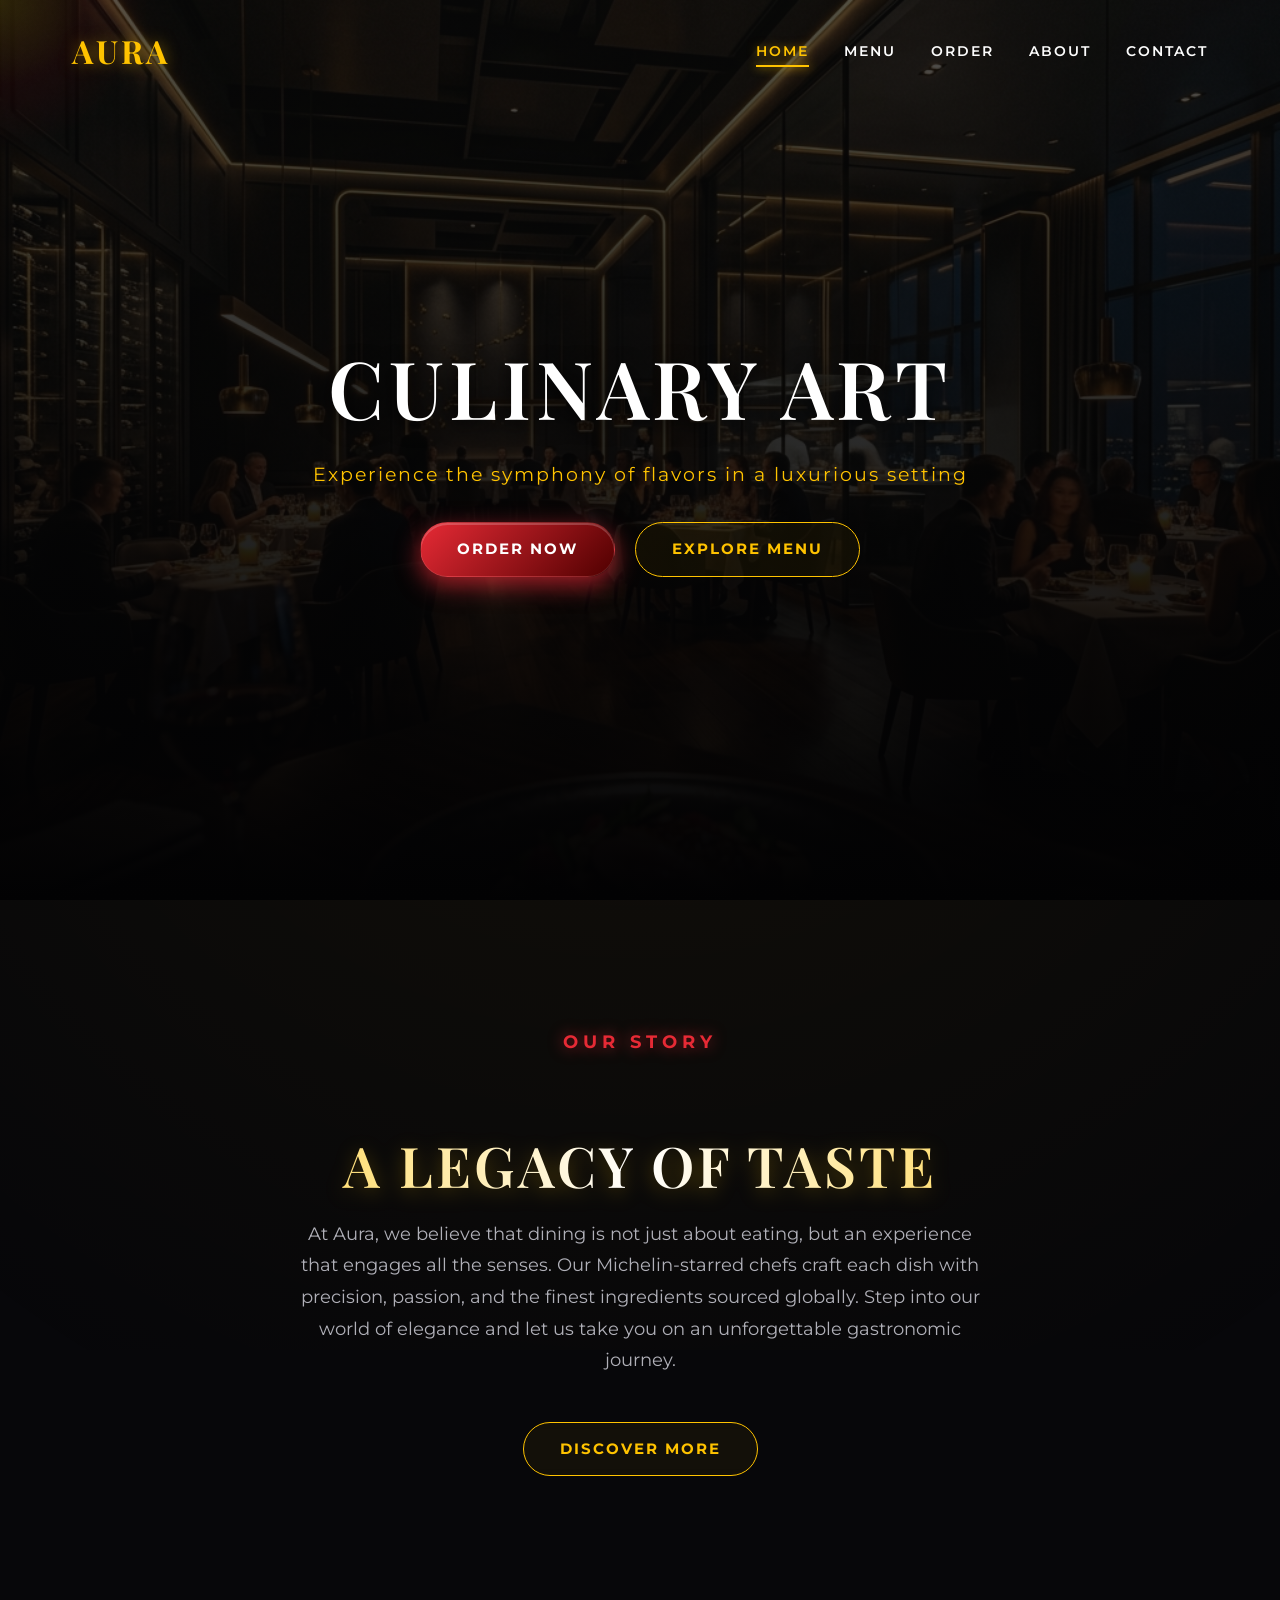
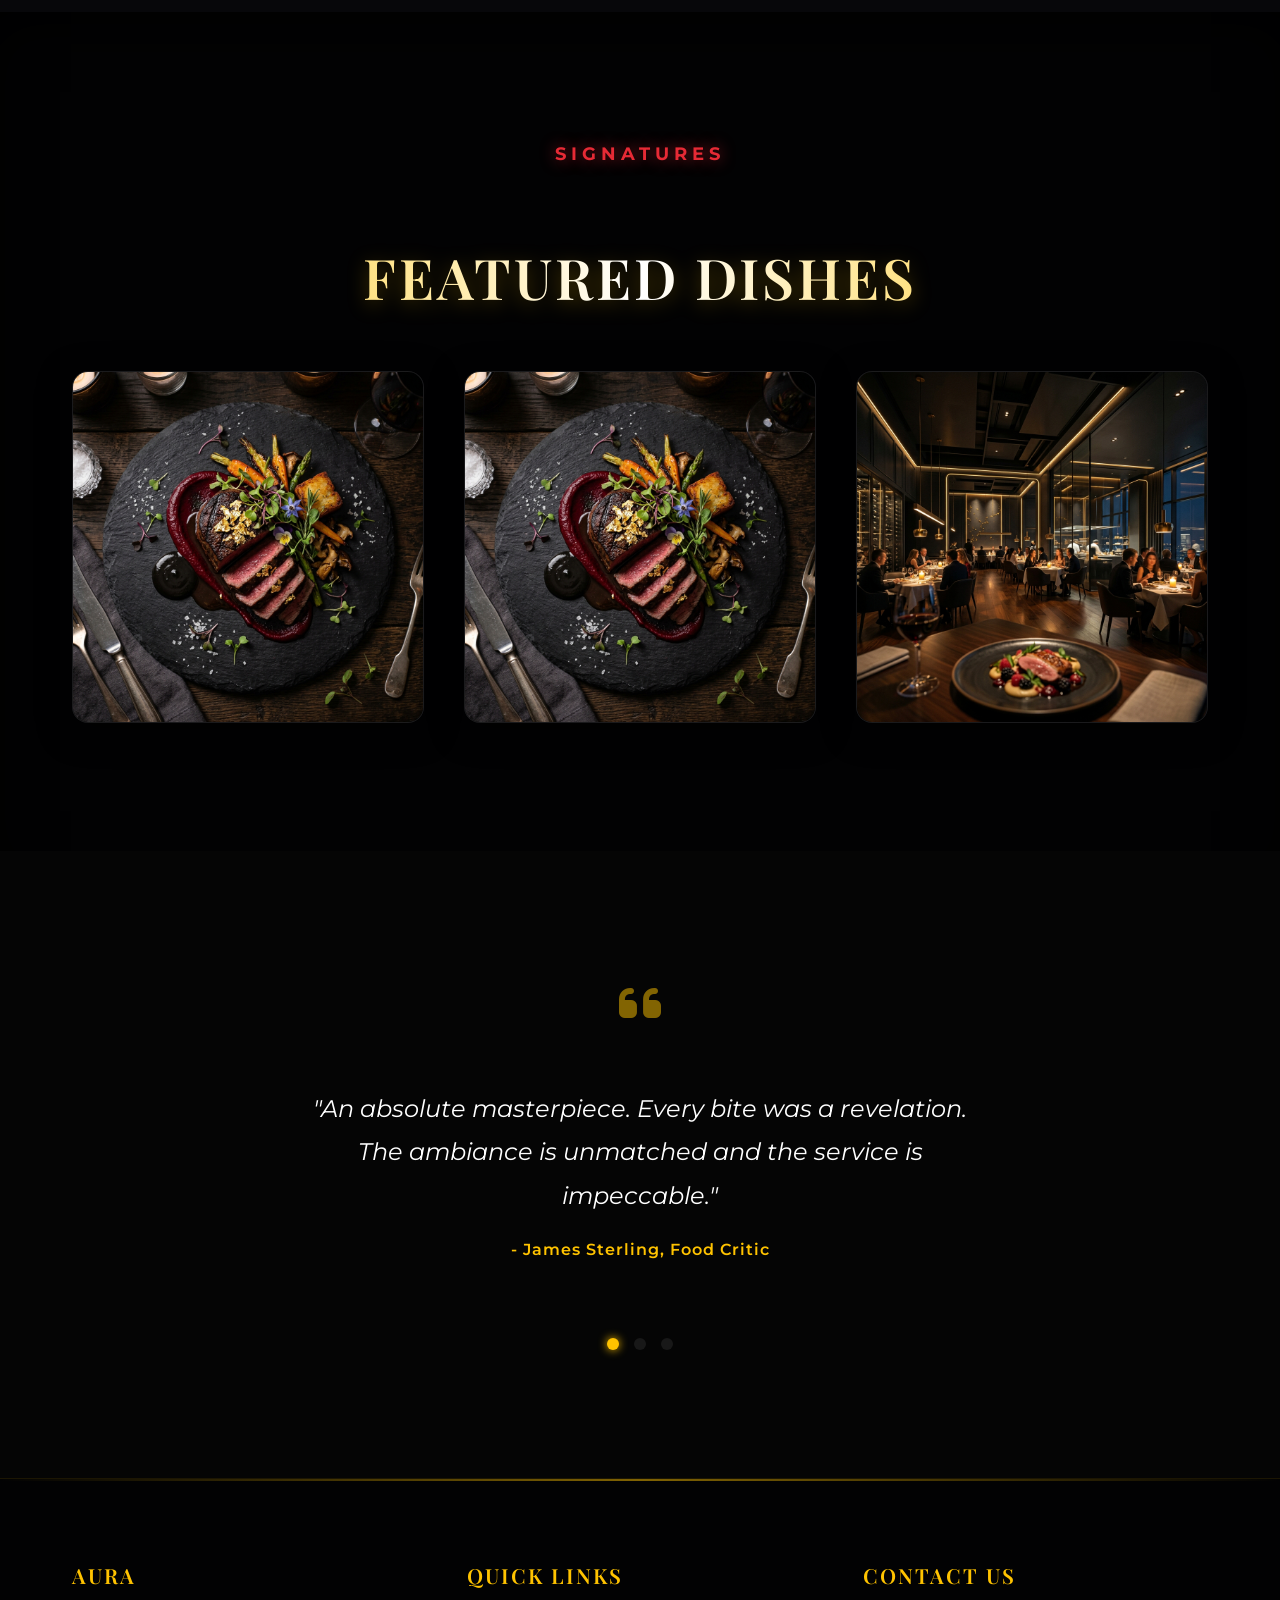
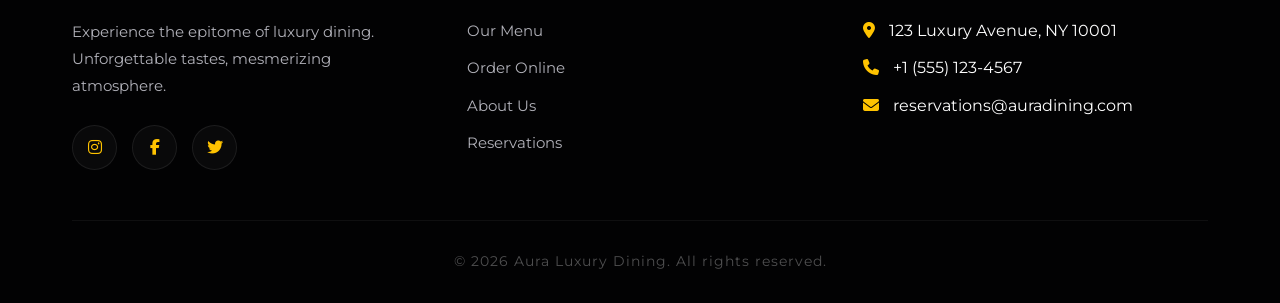
<file: index.html>
<!DOCTYPE html>
<html lang="en">

<head>
  <meta charset="UTF-8">
  <meta name="viewport" content="width=device-width, initial-scale=1.0">
  <title>Aura | Luxury Dining Experience</title>
  <meta name="description" content="Experience Michelin-star dining with our exclusive menu and elegant atmosphere.">
  <link rel="icon" type="image/svg+xml"
    href="data:image/svg+xml;utf8,<svg xmlns='http://www.w3.org/2000/svg' viewBox='0 0 100 100'><text y='80' font-family='serif' font-size='80' fill='%23FFC300'>A</text></svg>">
  <link rel="stylesheet" href="style.css">
  <!-- FontAwesome for Icons -->
  <link rel="stylesheet" href="https://cdnjs.cloudflare.com/ajax/libs/font-awesome/6.4.0/css/all.min.css">
  <style>
    /* Home Page Specific Styles */
    .hero {
      height: 100vh;
      display: flex;
      align-items: center;
      justify-content: center;
      position: relative;
      background: url('assets/images/hero_bg.png') no-repeat center center/cover;
      background-attachment: fixed;
      /* Parallax effect */
    }

    .hero-overlay {
      position: absolute;
      top: 0;
      left: 0;
      width: 100%;
      height: 100%;
      background: linear-gradient(to bottom, rgba(10, 10, 10, 0.7), var(--bg-darker));
    }

    .hero-content {
      position: relative;
      z-index: 2;
      text-align: center;
      max-width: 800px;
      padding: 0 var(--spacing-lg);
    }

    .hero-title {
      font-size: 5rem;
      color: #fff;
      margin-bottom: var(--spacing-sm);
      text-transform: uppercase;
      letter-spacing: 5px;
      text-shadow: 0 4px 20px rgba(0, 0, 0, 0.8);
      animation: fadeUp 1s ease-out forwards;
      opacity: 0;
      transform: translateY(30px);
    }

    .hero-subtitle {
      font-size: 1.2rem;
      color: var(--secondary-color);
      margin-bottom: var(--spacing-lg);
      letter-spacing: 2px;
      animation: fadeUp 1s ease-out 0.3s forwards;
      opacity: 0;
      transform: translateY(30px);
    }

    .hero-btns {
      display: flex;
      gap: 20px;
      justify-content: center;
      animation: fadeUp 1s ease-out 0.6s forwards;
      opacity: 0;
      transform: translateY(30px);
    }

    @keyframes fadeUp {
      to {
        opacity: 1;
        transform: translateY(0);
      }
    }

    /* Featured Dishes */
    .dish-grid {
      display: grid;
      grid-template-columns: repeat(auto-fit, minmax(300px, 1fr));
      gap: 40px;
      margin-top: 50px;
    }

    .dish-card {
      position: relative;
      overflow: hidden;
      border-radius: 16px;
      cursor: pointer;
      group: dish;
    }

    .dish-img {
      width: 100%;
      height: 350px;
      object-fit: cover;
      transition: transform 0.6s ease;
    }

    .dish-card:hover .dish-img {
      transform: scale(1.08);
    }

    .dish-info {
      position: absolute;
      bottom: -100px;
      /* Hidden initially */
      left: 0;
      width: 100%;
      padding: 20px;
      background: linear-gradient(to top, rgba(0, 0, 0, 0.9), transparent);
      transition: bottom var(--transition-fast);
      display: flex;
      justify-content: space-between;
      align-items: flex-end;
    }

    .dish-card:hover .dish-info {
      bottom: 0;
    }

    .dish-name {
      font-size: 1.5rem;
      color: #fff;
      margin-bottom: 5px;
    }

    .dish-price {
      color: var(--secondary-color);
      font-weight: bold;
      font-size: 1.2rem;
    }

    /* Testimonials Slider */
    .testimonial-section {
      background: url('assets/images/hero_bg.png') center/cover fixed;
      position: relative;
    }

    .testimonial-overlay {
      position: absolute;
      top: 0;
      left: 0;
      width: 100%;
      height: 100%;
      background: rgba(5, 5, 5, 0.85);
    }

    .testimonial-container {
      position: relative;
      z-index: 2;
      max-width: 800px;
      margin: 0 auto;
      text-align: center;
    }

    .testimonial-slide {
      display: none;
      padding: 40px;
    }

    .testimonial-slide.active {
      display: block;
      animation: fadeIn 0.8s ease;
    }

    .testimonial-text {
      font-size: 1.5rem;
      font-style: italic;
      color: #fff;
      margin-bottom: 20px;
      line-height: 1.8;
    }

    .testimonial-author {
      color: var(--secondary-color);
      font-weight: 600;
      letter-spacing: 1px;
    }

    .testimonial-controls {
      display: flex;
      justify-content: center;
      gap: 15px;
      margin-top: 20px;
    }

    .dot {
      width: 12px;
      height: 12px;
      border-radius: 50%;
      background: var(--glass-border);
      cursor: pointer;
      transition: all var(--transition-fast);
    }

    .dot.active {
      background: var(--secondary-color);
      box-shadow: 0 0 10px var(--secondary-color);
    }

    @keyframes fadeIn {
      from {
        opacity: 0;
        transform: scale(0.95);
      }

      to {
        opacity: 1;
        transform: scale(1);
      }
    }

    @media (max-width: 768px) {
      .hero-title {
        font-size: 3.5rem;
      }

      .hero-btns {
        flex-direction: column;
      }
    }
  </style>
</head>

<body>

  <!-- Preloader -->
  <div id="preloader">
    <div class="loader"></div>
  </div>

  <!-- Header -->
  <header>
    <div class="container nav-container">
      <div class="logo">AURA</div>
      <nav>
        <ul class="nav-links">
          <li><a href="index.html">Home</a></li>
          <li><a href="menu.html">Menu</a></li>
          <li><a href="order.html">Order</a></li>
          <li><a href="about.html">About</a></li>
          <li><a href="contact.html">Contact</a></li>
        </ul>
      </nav>
      <div class="hamburger">
        <span></span>
        <span></span>
        <span></span>
      </div>
    </div>
  </header>

  <!-- Hero Section -->
  <section class="hero">
    <div class="hero-overlay"></div>
    <div class="hero-content">
      <h1 class="hero-title text-3d">Culinary Art</h1>
      <p class="hero-subtitle">Experience the symphony of flavors in a luxurious setting</p>
      <div class="hero-btns">
        <a href="order.html" class="btn btn-primary">Order Now</a>
        <a href="menu.html" class="btn btn-secondary">Explore Menu</a>
      </div>
    </div>
  </section>

  <!-- Story Snippet -->
  <section class="section">
    <div class="container text-center reveal">
      <h4 class="section-subtitle">Our Story</h4>
      <h2 class="section-title">A Legacy of Taste</h2>
      <p style="max-width: 700px; margin: 0 auto; font-size: 1.1rem; line-height: 1.8;">
        At Aura, we believe that dining is not just about eating, but an experience that engages all the senses.
        Our Michelin-starred chefs craft each dish with precision, passion, and the finest ingredients sourced globally.
        Step into our world of elegance and let us take you on an unforgettable gastronomic journey.
      </p>
      <br>
      <a href="about.html" class="btn btn-secondary" style="margin-top: 20px;">Discover More</a>
    </div>
  </section>

  <!-- Featured Dishes -->
  <section class="section section-bg-dark">
    <div class="container">
      <div class="text-center reveal">
        <h4 class="section-subtitle">Signatures</h4>
        <h2 class="section-title">Featured Dishes</h2>
      </div>

      <div class="dish-grid reveal fade-up">
        <!-- Dish 1 -->
        <div class="dish-card glass-panel" onclick="window.location.href='menu.html'">
          <img src="assets/images/steak_dish.png" alt="Wagyu Beef" class="dish-img">
          <div class="dish-info">
            <div>
              <h3 class="dish-name">A5 Wagyu Ribeye</h3>
              <p style="margin:0; font-size: 0.9rem;">Truffle mash, gold leaf, red wine jus</p>
            </div>
            <span class="dish-price">$185</span>
          </div>
        </div>

        <!-- Dish 2 -->
        <div class="dish-card glass-panel" onclick="window.location.href='menu.html'">
          <img src="assets/images/steak_dish.png" alt="Scallops" class="dish-img">
          <div class="dish-info">
            <div>
              <h3 class="dish-name">Pan-Seared Scallops</h3>
              <p style="margin:0; font-size: 0.9rem;">Cauliflower purée, caviar, herb oil</p>
            </div>
            <span class="dish-price">$85</span>
          </div>
        </div>

        <!-- Dish 3 -->
        <div class="dish-card glass-panel" onclick="window.location.href='menu.html'">
          <img src="assets/images/hero_bg.png" alt="Dessert" class="dish-img">
          <div class="dish-info">
            <div>
              <h3 class="dish-name">Dark Chocolate Dome</h3>
              <p style="margin:0; font-size: 0.9rem;">Raspberry coulis, hazelnut crunch</p>
            </div>
            <span class="dish-price">$45</span>
          </div>
        </div>
      </div>
    </div>
  </section>

  <!-- Testimonials -->
  <section class="section testimonial-section">
    <div class="testimonial-overlay"></div>
    <div class="container testimonial-container reveal">
      <i class="fas fa-quote-left"
        style="font-size: 3rem; color: var(--secondary-color); margin-bottom: 20px; opacity: 0.5;"></i>

      <div class="testimonial-slider">
        <div class="testimonial-slide active">
          <p class="testimonial-text">"An absolute masterpiece. Every bite was a revelation. The ambiance is unmatched
            and the service is impeccable."</p>
          <p class="testimonial-author">- James Sterling, Food Critic</p>
        </div>
        <div class="testimonial-slide">
          <p class="testimonial-text">"Aura redefines luxury dining. The Wagyu melted in my mouth. A truly unforgettable
            evening."</p>
          <p class="testimonial-author">- Eleanor Vance</p>
        </div>
        <div class="testimonial-slide">
          <p class="testimonial-text">"From the elegant decor to the exquisite desserts, everything screams perfection.
            5 stars."</p>
          <p class="testimonial-author">- Michael Chang</p>
        </div>
      </div>

      <div class="testimonial-controls">
        <span class="dot active" onclick="currentSlide(0)"></span>
        <span class="dot" onclick="currentSlide(1)"></span>
        <span class="dot" onclick="currentSlide(2)"></span>
      </div>
    </div>
  </section>

  <!-- Footer -->
  <footer>
    <div class="container">
      <div class="footer-content">
        <div class="footer-col">
          <h4>AURA</h4>
          <p>Experience the epitome of luxury dining. Unforgettable tastes, mesmerizing atmosphere.</p>
          <div class="social-icons">
            <a href="#"><i class="fab fa-instagram"></i></a>
            <a href="#"><i class="fab fa-facebook-f"></i></a>
            <a href="#"><i class="fab fa-twitter"></i></a>
          </div>
        </div>
        <div class="footer-col">
          <h4>Quick Links</h4>
          <ul>
            <li><a href="menu.html">Our Menu</a></li>
            <li><a href="order.html">Order Online</a></li>
            <li><a href="about.html">About Us</a></li>
            <li><a href="contact.html">Reservations</a></li>
          </ul>
        </div>
        <div class="footer-col">
          <h4>Contact Us</h4>
          <ul>
            <li><i class="fas fa-map-marker-alt" style="color:var(--secondary-color); margin-right: 10px;"></i> 123
              Luxury Avenue, NY 10001</li>
            <li><i class="fas fa-phone" style="color:var(--secondary-color); margin-right: 10px;"></i> +1 (555) 123-4567
            </li>
            <li><i class="fas fa-envelope" style="color:var(--secondary-color); margin-right: 10px;"></i>
              reservations@auradining.com</li>
          </ul>
        </div>
      </div>
      <div class="footer-bottom">
        &copy; 2026 Aura Luxury Dining. All rights reserved.
      </div>
    </div>
  </footer>

  <!-- Scroll to Top -->
  <div class="scroll-top">
    <i class="fas fa-chevron-up"></i>
  </div>

  <script src="script.js"></script>
  <script>
    // Testimonial Slider Logic
    let slideIndex = 0;
    const slides = document.querySelectorAll('.testimonial-slide');
    const dots = document.querySelectorAll('.dot');
    let timer;

    function showSlides(n) {
      slides.forEach(slide => slide.classList.remove('active'));
      dots.forEach(dot => dot.classList.remove('active'));

      slideIndex = n;
      if (slideIndex >= slides.length) slideIndex = 0;
      if (slideIndex < 0) slideIndex = slides.length - 1;

      slides[slideIndex].classList.add('active');
      dots[slideIndex].classList.add('active');
    }

    function currentSlide(n) {
      showSlides(n);
      resetTimer();
    }

    function autoPlay() {
      slideIndex++;
      showSlides(slideIndex);
    }

    function resetTimer() {
      clearInterval(timer);
      timer = setInterval(autoPlay, 5000);
    }

    // Initialize slider
    timer = setInterval(autoPlay, 5000);
  </script>
</body>

</html>
</file>
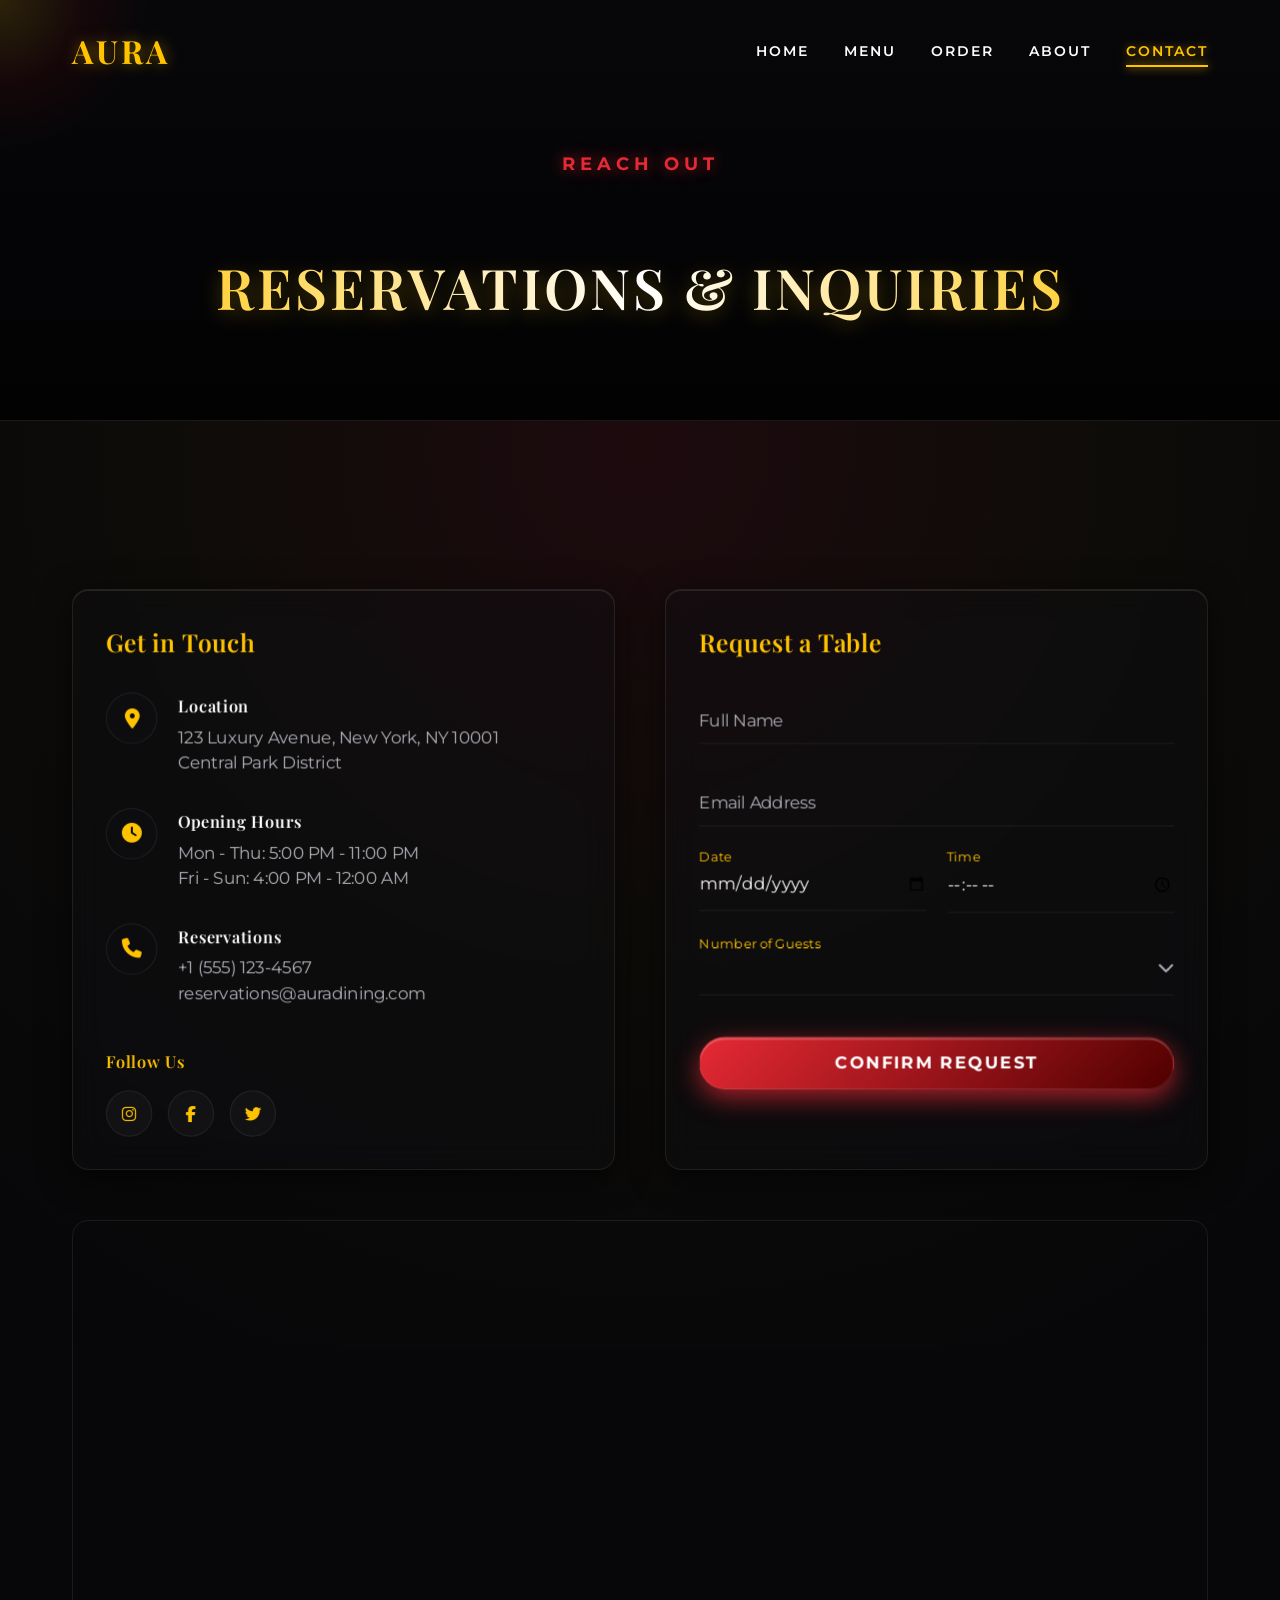
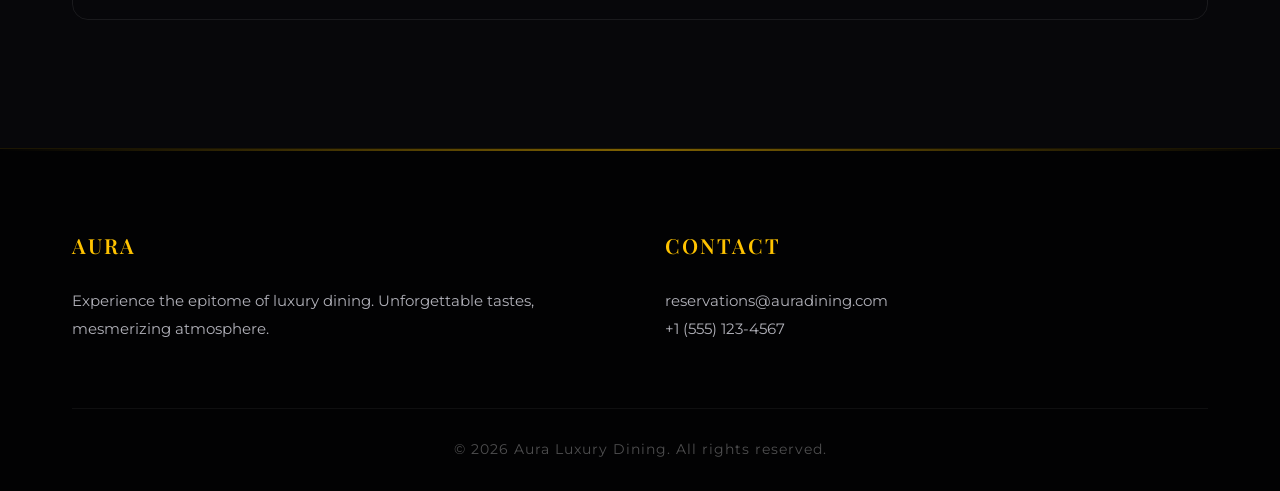
<file: contact.html>
<!DOCTYPE html>
<html lang="en">
<head>
  <meta charset="UTF-8">
  <meta name="viewport" content="width=device-width, initial-scale=1.0">
  <title>Contact & Reservations | Aura Luxury Dining</title>
  <link rel="icon" type="image/svg+xml" href="data:image/svg+xml;utf8,<svg xmlns='http://www.w3.org/2000/svg' viewBox='0 0 100 100'><text y='80' font-family='serif' font-size='80' fill='%23FFC300'>A</text></svg>">
  <link rel="stylesheet" href="style.css">
  <link rel="stylesheet" href="https://cdnjs.cloudflare.com/ajax/libs/font-awesome/6.4.0/css/all.min.css">
  <style>
    .page-header {
      padding: 150px 0 80px;
      text-align: center;
      background: linear-gradient(to bottom, var(--bg-dark), var(--bg-darker));
      border-bottom: 1px solid var(--glass-border);
    }

    .contact-container {
      display: grid;
      grid-template-columns: 1fr 1fr;
      gap: 50px;
      margin-top: 40px;
    }

    @media (max-width: 900px) {
      .contact-container {
        grid-template-columns: 1fr;
      }
    }

    .contact-info {
      padding: 40px;
    }

    .info-item {
      display: flex;
      align-items: flex-start;
      margin-bottom: 30px;
    }

    .info-icon {
      width: 50px;
      height: 50px;
      background: var(--glass-bg);
      border: 1px solid var(--glass-border);
      border-radius: 50%;
      display: flex;
      justify-content: center;
      align-items: center;
      color: var(--secondary-color);
      font-size: 1.2rem;
      margin-right: 20px;
      flex-shrink: 0;
    }

    .info-text h4 {
      margin-bottom: 5px;
      font-family: var(--font-heading);
      color: #fff;
    }

    .info-text p {
      color: var(--text-muted);
      margin: 0;
    }

    /* Form Styles */
    .contact-form {
      padding: 40px;
    }

    .form-group {
      position: relative;
      margin-bottom: 30px;
    }

    .form-control {
      width: 100%;
      padding: 15px 0;
      background: transparent;
      border: none;
      border-bottom: 1px solid var(--glass-border);
      color: #fff;
      font-family: var(--font-body);
      font-size: 1rem;
      outline: none;
      transition: all var(--transition-fast);
    }

    .form-control:focus {
      border-bottom-color: var(--secondary-color);
    }

    .form-label {
      position: absolute;
      top: 15px;
      left: 0;
      color: var(--text-muted);
      pointer-events: none;
      transition: all 0.3s ease;
      font-size: 1rem;
    }

    /* Floating label effect */
    .form-control:focus ~ .form-label,
    .form-control:not(:placeholder-shown) ~ .form-label {
      top: -10px;
      font-size: 0.8rem;
      color: var(--secondary-color);
    }

    .submit-btn {
      width: 100%;
      padding: 15px;
      font-size: 1rem;
      margin-top: 10px;
    }

    /* Map */
    .map-container {
      width: 100%;
      height: 400px;
      border-radius: 16px;
      overflow: hidden;
      border: 1px solid var(--glass-border);
      margin-top: 50px;
    }
  </style>
</head>
<body>

  <!-- Preloader -->
  <div id="preloader">
    <div class="loader"></div>
  </div>

  <!-- Header -->
  <header>
    <div class="container nav-container">
      <div class="logo">AURA</div>
      <nav>
        <ul class="nav-links">
          <li><a href="index.html">Home</a></li>
          <li><a href="menu.html">Menu</a></li>
          <li><a href="order.html">Order</a></li>
          <li><a href="about.html">About</a></li>
          <li><a href="contact.html" class="active">Contact</a></li>
        </ul>
      </nav>
      <div class="hamburger">
        <span></span>
        <span></span>
        <span></span>
      </div>
    </div>
  </header>

  <div class="page-header reveal">
    <div class="container">
      <h4 class="section-subtitle">Reach Out</h4>
      <h1 class="section-title">Reservations & Inquiries</h1>
    </div>
  </div>

  <section class="section">
    <div class="container">
      <div class="contact-container">
        
        <!-- Contact Information -->
        <div class="contact-info glass-panel reveal fade-right">
          <h2 style="font-family: var(--font-heading); margin-bottom: 30px;">Get in Touch</h2>
          
          <div class="info-item">
            <div class="info-icon"><i class="fas fa-map-marker-alt"></i></div>
            <div class="info-text">
              <h4>Location</h4>
              <p>123 Luxury Avenue, New York, NY 10001<br>Central Park District</p>
            </div>
          </div>
          
          <div class="info-item">
            <div class="info-icon"><i class="fas fa-clock"></i></div>
            <div class="info-text">
              <h4>Opening Hours</h4>
              <p>Mon - Thu: 5:00 PM - 11:00 PM<br>Fri - Sun: 4:00 PM - 12:00 AM</p>
            </div>
          </div>
          
          <div class="info-item">
            <div class="info-icon"><i class="fas fa-phone"></i></div>
            <div class="info-text">
              <h4>Reservations</h4>
              <p>+1 (555) 123-4567<br>reservations@auradining.com</p>
            </div>
          </div>

          <div style="margin-top: 40px;">
            <h4 style="font-family: var(--font-heading); margin-bottom: 15px;">Follow Us</h4>
            <div class="social-icons" style="margin-top: 0;">
              <a href="#"><i class="fab fa-instagram"></i></a>
              <a href="#"><i class="fab fa-facebook-f"></i></a>
              <a href="#"><i class="fab fa-twitter"></i></a>
            </div>
          </div>
        </div>

        <!-- Contact Form -->
        <div class="contact-form glass-panel reveal fade-left">
          <h2 style="font-family: var(--font-heading); margin-bottom: 30px;">Request a Table</h2>
          
          <form id="reservation-form">
            <div class="form-group">
              <input type="text" class="form-control" id="name" placeholder=" " required>
              <label for="name" class="form-label">Full Name</label>
            </div>
            
            <div class="form-group">
              <input type="email" class="form-control" id="email" placeholder=" " required>
              <label for="email" class="form-label">Email Address</label>
            </div>
            
            <div class="form-group form-flex-row">
              <div style="flex: 1; position: relative;">
                <input type="date" class="form-control" id="date" placeholder=" " required>
                <label for="date" class="form-label">Date</label>
              </div>
              <div style="flex: 1; position: relative;">
                <input type="time" class="form-control" id="time" placeholder=" " required>
                <label for="time" class="form-label">Time</label>
              </div>
            </div>

            <div class="form-group">
              <select class="form-control" id="guests" required style="appearance: none; background: transparent; color: var(--text-muted);">
                <option value="" disabled selected></option>
                <option value="1">1 Person</option>
                <option value="2">2 People</option>
                <option value="3">3 People</option>
                <option value="4">4 People</option>
                <option value="5">5+ People</option>
              </select>
              <label for="guests" class="form-label" style="top: -10px; font-size: 0.8rem; color: var(--secondary-color);">Number of Guests</label>
              <i class="fas fa-chevron-down" style="position: absolute; right: 0; top: 15px; color: var(--text-muted); pointer-events: none;"></i>
            </div>

            <button type="submit" class="btn btn-primary submit-btn">Confirm Request</button>
          </form>
        </div>

      </div>

      <!-- Map -->
      <div class="map-container reveal fade-up">
        <iframe 
          src="https://www.google.com/maps/embed?pb=!1m18!1m12!1m3!1d193595.15830869428!2d-74.119763973046!3d40.69766374874431!2m3!1f0!2f0!3f0!3m2!1i1024!2i768!4f13.1!3m3!1m2!1s0x89c24fa5d33f083b%3A0xc80b8f06e177fe62!2sNew%20York%2C%20NY%2C%20USA!5e0!3m2!1sen!2s!4v1680000000000!5m2!1sen!2s" 
          width="100%" 
          height="100%" 
          style="border:0;" 
          allowfullscreen="" 
          loading="lazy" 
          referrerpolicy="no-referrer-when-downgrade">
        </iframe>
      </div>

    </div>
  </section>

  <!-- Footer -->
  <footer>
    <div class="container">
      <div class="footer-content">
        <div class="footer-col">
          <h4>AURA</h4>
          <p>Experience the epitome of luxury dining. Unforgettable tastes, mesmerizing atmosphere.</p>
        </div>
        <div class="footer-col">
          <h4>Contact</h4>
          <p>reservations@auradining.com<br>+1 (555) 123-4567</p>
        </div>
      </div>
      <div class="footer-bottom">
        &copy; 2026 Aura Luxury Dining. All rights reserved.
      </div>
    </div>
  </footer>

  <div class="scroll-top">
    <i class="fas fa-chevron-up"></i>
  </div>

  <script src="script.js"></script>
  <script>
    // Form submission logic
    document.getElementById('reservation-form').addEventListener('submit', function(e) {
      e.preventDefault();
      
      const btn = this.querySelector('button[type="submit"]');
      const originalText = btn.textContent;
      
      btn.innerHTML = '<i class="fas fa-spinner fa-spin"></i> Processing...';
      btn.style.opacity = '0.8';
      
      setTimeout(() => {
        showToast('Reservation request sent! We will contact you shortly.');
        this.reset();
        btn.innerHTML = originalText;
        btn.style.opacity = '1';
      }, 1500);
    });
  </script>
</body>
</html>
</file>
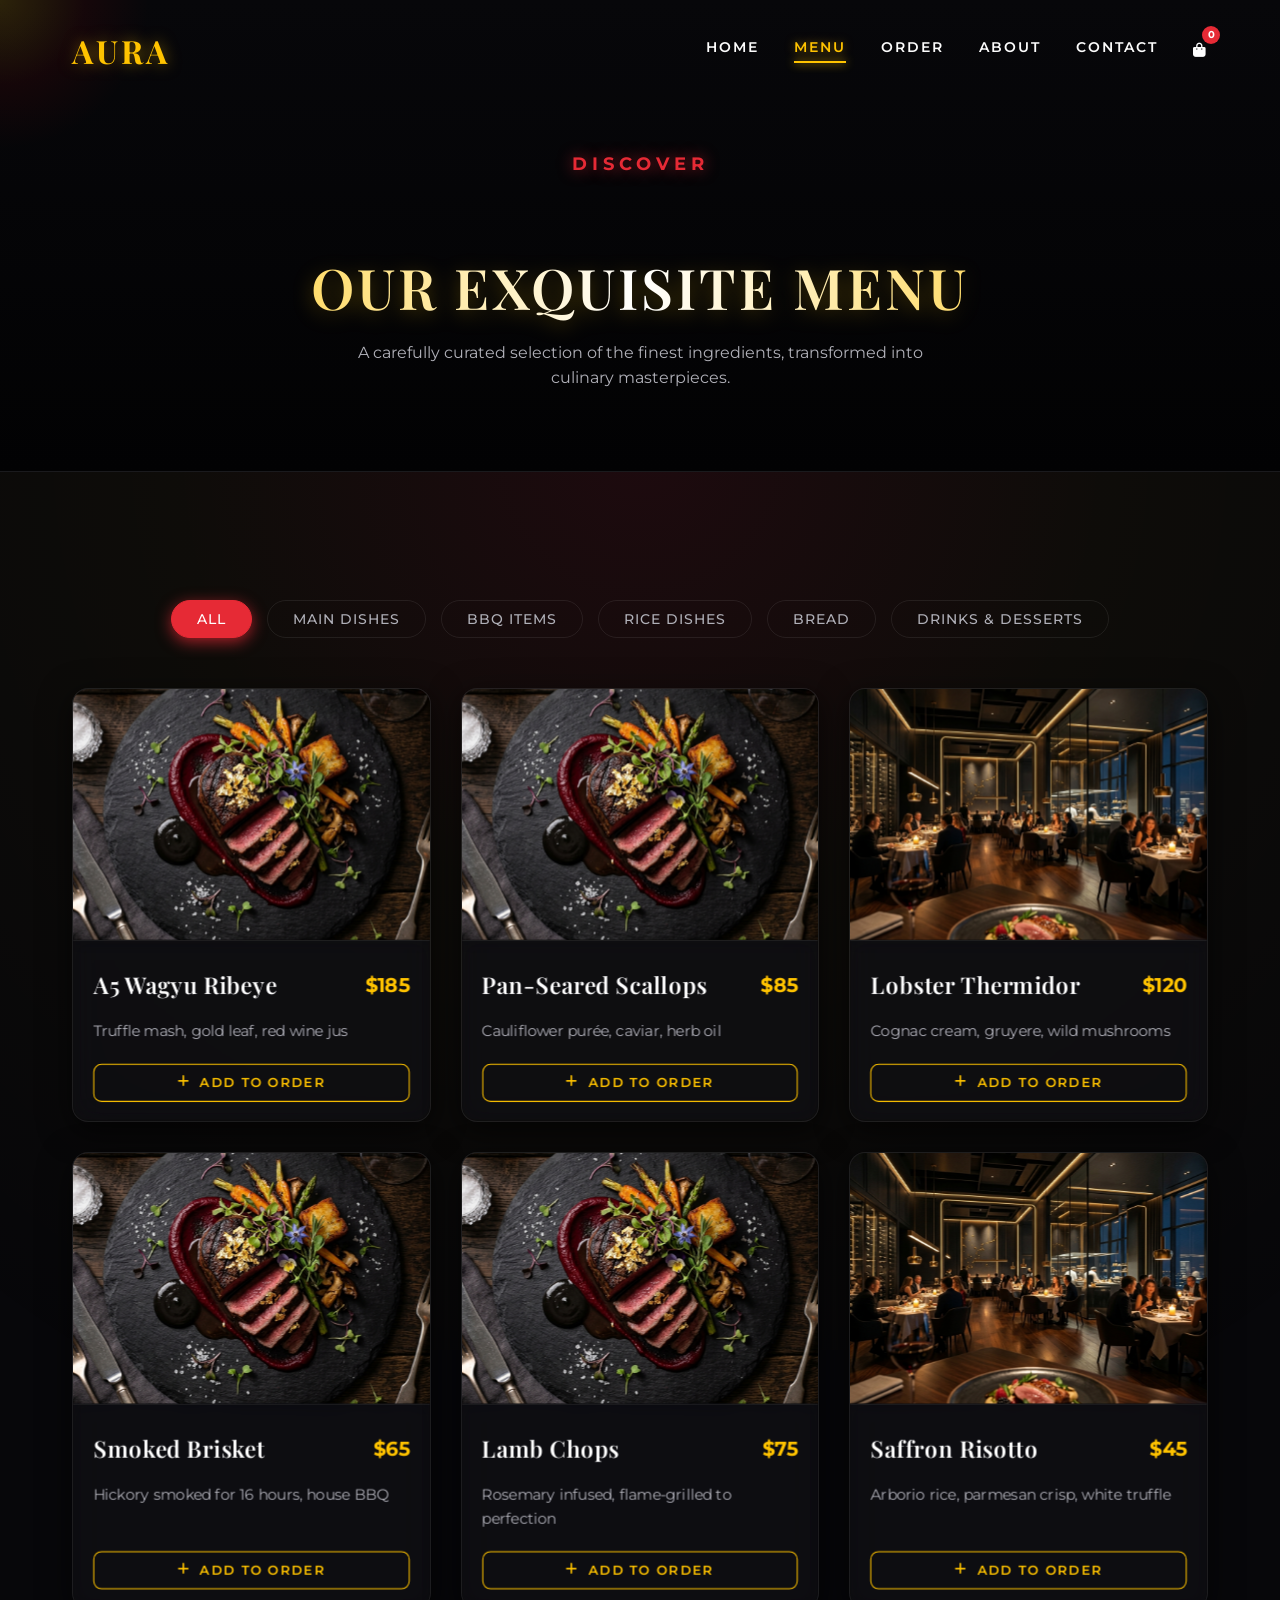
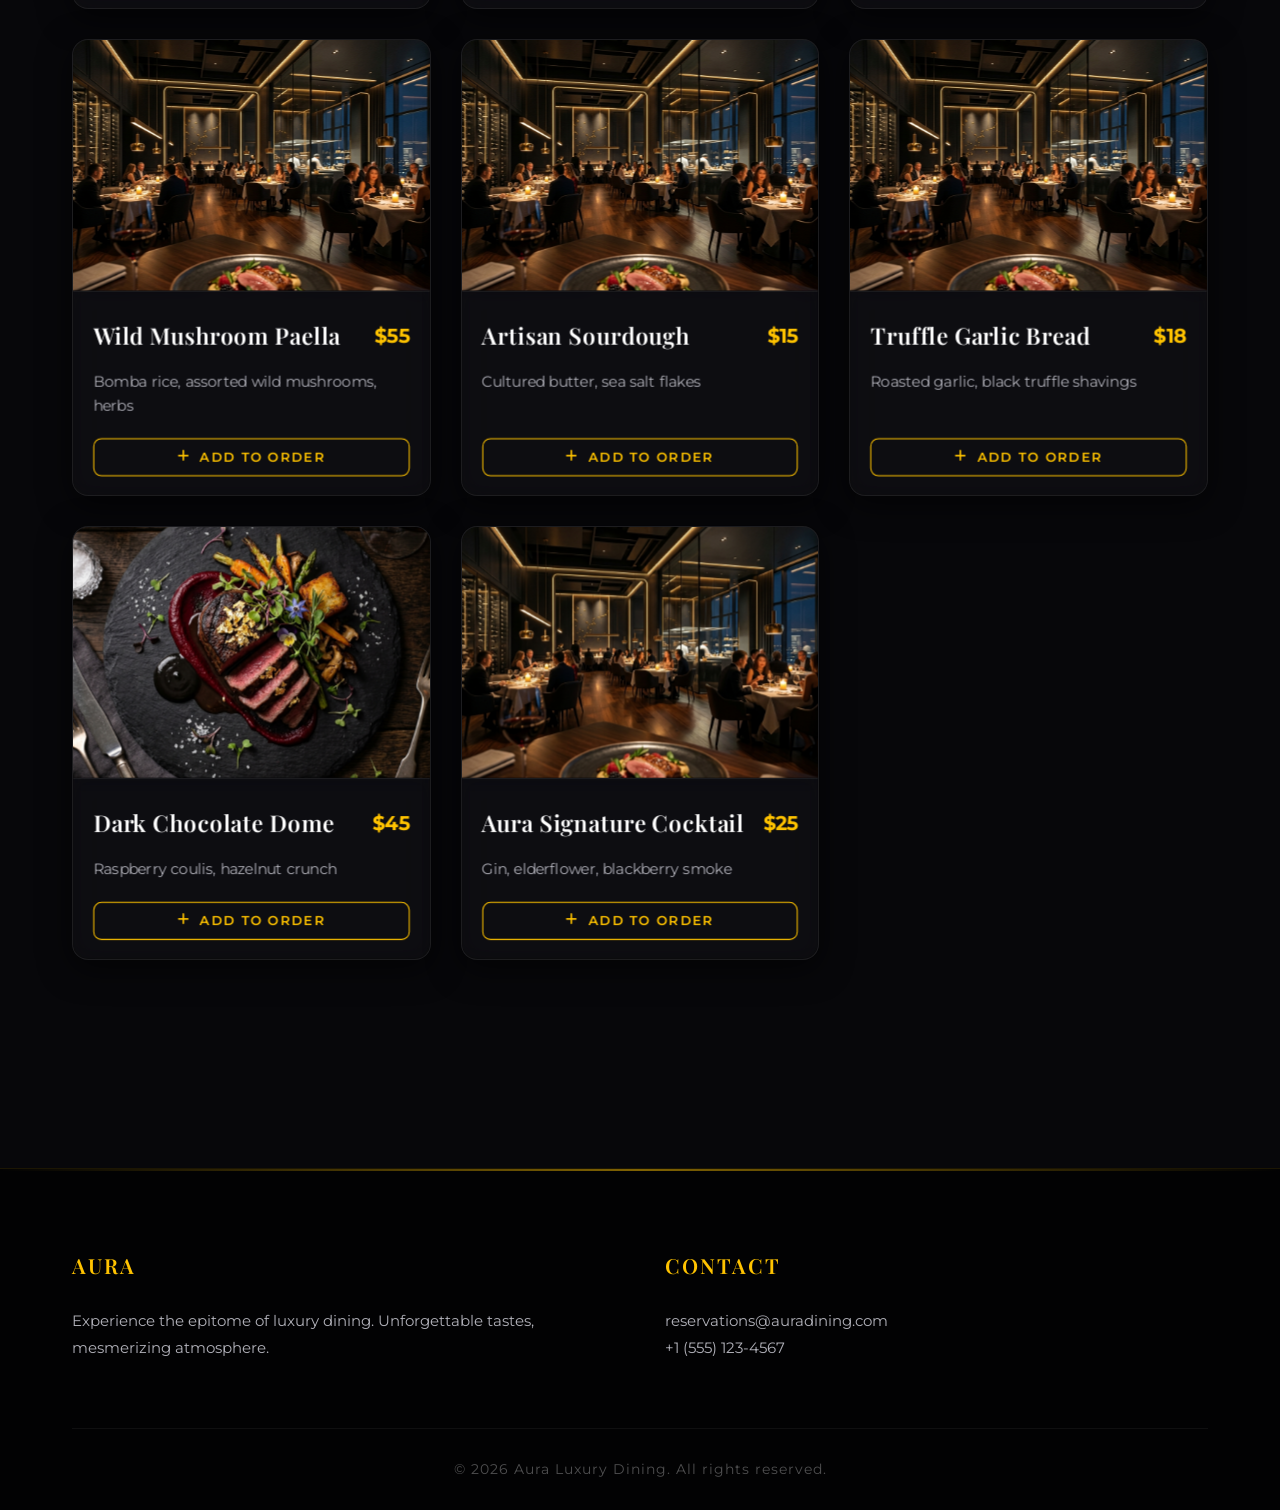
<file: menu.html>
<!DOCTYPE html>
<html lang="en">
<head>
  <meta charset="UTF-8">
  <meta name="viewport" content="width=device-width, initial-scale=1.0">
  <title>Menu | Aura Luxury Dining</title>
  <link rel="icon" type="image/svg+xml" href="data:image/svg+xml;utf8,<svg xmlns='http://www.w3.org/2000/svg' viewBox='0 0 100 100'><text y='80' font-family='serif' font-size='80' fill='%23FFC300'>A</text></svg>">
  <link rel="stylesheet" href="style.css">
  <link rel="stylesheet" href="https://cdnjs.cloudflare.com/ajax/libs/font-awesome/6.4.0/css/all.min.css">
  <style>
    .page-header {
      padding: 150px 0 80px;
      text-align: center;
      background: linear-gradient(to bottom, var(--bg-dark), var(--bg-darker));
      border-bottom: 1px solid var(--glass-border);
    }

    .filter-container {
      display: flex;
      justify-content: center;
      flex-wrap: wrap;
      gap: 15px;
      margin-bottom: 50px;
    }

    .filter-btn {
      background: transparent;
      border: 1px solid var(--glass-border);
      color: var(--text-muted);
      padding: 10px 25px;
      border-radius: 30px;
      cursor: pointer;
      font-family: var(--font-body);
      font-weight: 500;
      transition: all var(--transition-fast);
      text-transform: uppercase;
      font-size: 0.85rem;
      letter-spacing: 1px;
    }

    .filter-btn:hover, .filter-btn.active {
      background: var(--primary-color);
      color: #fff;
      border-color: var(--primary-color);
      box-shadow: 0 4px 15px var(--primary-glow);
    }

    .menu-grid {
      display: grid;
      grid-template-columns: repeat(auto-fill, minmax(320px, 1fr));
      gap: 30px;
      margin-bottom: 80px;
    }

    .menu-item {
      position: relative;
      border-radius: 16px;
      overflow: hidden;
      display: flex;
      flex-direction: column;
      transition: all 0.4s ease;
      opacity: 1;
      transform: scale(1);
    }

    .menu-item.hide {
      display: none;
    }

    .menu-item:hover {
      transform: translateY(-10px);
      box-shadow: 0 15px 40px rgba(0,0,0,0.5);
    }

    .menu-img-wrapper {
      position: relative;
      width: 100%;
      height: 250px;
      overflow: hidden;
    }

    .menu-img {
      width: 100%;
      height: 100%;
      object-fit: cover;
      transition: transform 0.6s ease;
    }

    .menu-item:hover .menu-img {
      transform: scale(1.1);
    }

    .menu-content {
      padding: 25px;
      flex-grow: 1;
      display: flex;
      flex-direction: column;
      background: var(--glass-bg);
      backdrop-filter: blur(10px);
      border-top: 1px solid var(--glass-border);
    }

    .menu-header {
      display: flex;
      justify-content: space-between;
      align-items: center;
      margin-bottom: 15px;
    }

    .menu-title {
      font-family: var(--font-heading);
      font-size: 1.4rem;
      color: #fff;
      margin: 0;
    }

    .menu-price {
      color: var(--secondary-color);
      font-weight: 700;
      font-size: 1.2rem;
    }

    .menu-desc {
      color: var(--text-muted);
      font-size: 0.9rem;
      margin-bottom: 20px;
      flex-grow: 1;
    }

    .add-to-cart {
      background: transparent;
      color: var(--secondary-color);
      border: 1px solid var(--secondary-color);
      padding: 10px;
      border-radius: 8px;
      cursor: pointer;
      font-family: var(--font-body);
      font-weight: 600;
      text-transform: uppercase;
      font-size: 0.8rem;
      letter-spacing: 1px;
      transition: all var(--transition-fast);
      display: flex;
      justify-content: center;
      align-items: center;
      gap: 10px;
    }

    .add-to-cart:hover {
      background: var(--secondary-color);
      color: var(--bg-dark);
      box-shadow: 0 0 15px var(--accent-glow);
    }

    /* Cart Icon Badge */
    .cart-icon-container {
      position: relative;
      display: flex;
      align-items: center;
    }
    .cart-badge {
      position: absolute;
      top: -8px;
      right: -12px;
      background-color: var(--primary-color);
      color: white;
      border-radius: 50%;
      width: 18px;
      height: 18px;
      display: flex;
      justify-content: center;
      align-items: center;
      font-size: 0.65rem;
      font-weight: bold;
    }

  </style>
</head>
<body>

  <!-- Preloader -->
  <div id="preloader">
    <div class="loader"></div>
  </div>

  <!-- Header -->
  <header>
    <div class="container nav-container">
      <div class="logo">AURA</div>
      <nav>
        <ul class="nav-links">
          <li><a href="index.html">Home</a></li>
          <li><a href="menu.html" class="active">Menu</a></li>
          <li><a href="order.html">Order</a></li>
          <li><a href="about.html">About</a></li>
          <li><a href="contact.html">Contact</a></li>
          <li class="cart-icon-container">
            <a href="order.html"><i class="fas fa-shopping-bag"></i></a>
            <span class="cart-badge cart-count">0</span>
          </li>
        </ul>
      </nav>
      <div class="hamburger">
        <span></span>
        <span></span>
        <span></span>
      </div>
    </div>
  </header>

  <div class="page-header reveal">
    <div class="container">
      <h4 class="section-subtitle">Discover</h4>
      <h1 class="section-title">Our Exquisite Menu</h1>
      <p style="max-width: 600px; margin: 0 auto;">A carefully curated selection of the finest ingredients, transformed into culinary masterpieces.</p>
    </div>
  </div>

  <section class="section">
    <div class="container">
      
      <!-- Filters -->
      <div class="filter-container reveal fade-up">
        <button class="filter-btn active" data-filter="all">All</button>
        <button class="filter-btn" data-filter="main">Main Dishes</button>
        <button class="filter-btn" data-filter="bbq">BBQ Items</button>
        <button class="filter-btn" data-filter="rice">Rice Dishes</button>
        <button class="filter-btn" data-filter="bread">Bread</button>
        <button class="filter-btn" data-filter="drinks">Drinks & Desserts</button>
      </div>

      <!-- Menu Grid -->
      <div class="menu-grid reveal fade-up" id="menu-grid">
        <!-- JS will populate this -->
      </div>

    </div>
  </section>

  <!-- Footer -->
  <footer>
    <div class="container">
      <div class="footer-content">
        <div class="footer-col">
          <h4>AURA</h4>
          <p>Experience the epitome of luxury dining. Unforgettable tastes, mesmerizing atmosphere.</p>
        </div>
        <div class="footer-col">
          <h4>Contact</h4>
          <p>reservations@auradining.com<br>+1 (555) 123-4567</p>
        </div>
      </div>
      <div class="footer-bottom">
        &copy; 2026 Aura Luxury Dining. All rights reserved.
      </div>
    </div>
  </footer>

  <div class="scroll-top">
    <i class="fas fa-chevron-up"></i>
  </div>

  <script src="script.js"></script>
  <script>
    const menuData = [
      { id: 1, category: 'main', name: 'A5 Wagyu Ribeye', price: 185, desc: 'Truffle mash, gold leaf, red wine jus', img: 'assets/images/steak_dish.png' },
      { id: 2, category: 'main', name: 'Pan-Seared Scallops', price: 85, desc: 'Cauliflower purée, caviar, herb oil', img: 'assets/images/steak_dish.png' },
      { id: 3, category: 'main', name: 'Lobster Thermidor', price: 120, desc: 'Cognac cream, gruyere, wild mushrooms', img: 'assets/images/hero_bg.png' },
      { id: 4, category: 'bbq', name: 'Smoked Brisket', price: 65, desc: 'Hickory smoked for 16 hours, house BBQ', img: 'assets/images/steak_dish.png' },
      { id: 5, category: 'bbq', name: 'Lamb Chops', price: 75, desc: 'Rosemary infused, flame-grilled to perfection', img: 'assets/images/steak_dish.png' },
      { id: 6, category: 'rice', name: 'Saffron Risotto', price: 45, desc: 'Arborio rice, parmesan crisp, white truffle', img: 'assets/images/hero_bg.png' },
      { id: 7, category: 'rice', name: 'Wild Mushroom Paella', price: 55, desc: 'Bomba rice, assorted wild mushrooms, herbs', img: 'assets/images/hero_bg.png' },
      { id: 8, category: 'bread', name: 'Artisan Sourdough', price: 15, desc: 'Cultured butter, sea salt flakes', img: 'assets/images/hero_bg.png' },
      { id: 9, category: 'bread', name: 'Truffle Garlic Bread', price: 18, desc: 'Roasted garlic, black truffle shavings', img: 'assets/images/hero_bg.png' },
      { id: 10, category: 'drinks', name: 'Dark Chocolate Dome', price: 45, desc: 'Raspberry coulis, hazelnut crunch', img: 'assets/images/steak_dish.png' },
      { id: 11, category: 'drinks', name: 'Aura Signature Cocktail', price: 25, desc: 'Gin, elderflower, blackberry smoke', img: 'assets/images/hero_bg.png' }
    ];

    const menuGrid = document.getElementById('menu-grid');
    const filterBtns = document.querySelectorAll('.filter-btn');

    // Render Items
    function renderMenu(items) {
      menuGrid.innerHTML = '';
      items.forEach(item => {
        const div = document.createElement('div');
        div.className = 'menu-item glass-panel';
        div.innerHTML = `
          <div class="menu-img-wrapper">
            <img src="${item.img}" alt="${item.name}" class="menu-img">
          </div>
          <div class="menu-content">
            <div class="menu-header">
              <h3 class="menu-title">${item.name}</h3>
              <span class="menu-price">$${item.price}</span>
            </div>
            <p class="menu-desc">${item.desc}</p>
            <button class="add-to-cart" onclick="addToCart(${item.id}, '${item.name}', ${item.price}, '${item.img}')">
              <i class="fas fa-plus"></i> Add to Order
            </button>
          </div>
        `;
        menuGrid.appendChild(div);
      });
    }

    // Initial render
    renderMenu(menuData);
    if(typeof window.initTiltEffect === 'function') {
      setTimeout(window.initTiltEffect, 100);
    }

    // Filter Logic
    filterBtns.forEach(btn => {
      btn.addEventListener('click', () => {
        // Remove active class
        filterBtns.forEach(b => b.classList.remove('active'));
        btn.classList.add('active');

        const filterValue = btn.getAttribute('data-filter');
        
        // Add fade out effect
        menuGrid.style.opacity = '0';
        
        setTimeout(() => {
          let filteredData = menuData;
          if (filterValue !== 'all') {
            filteredData = menuData.filter(item => item.category === filterValue);
          }
          renderMenu(filteredData);
          menuGrid.style.opacity = '1';
          if(typeof window.initTiltEffect === 'function') {
            window.initTiltEffect();
          }
        }, 300); // Wait for fade out
      });
    });

  </script>
</body>
</html>
</file>
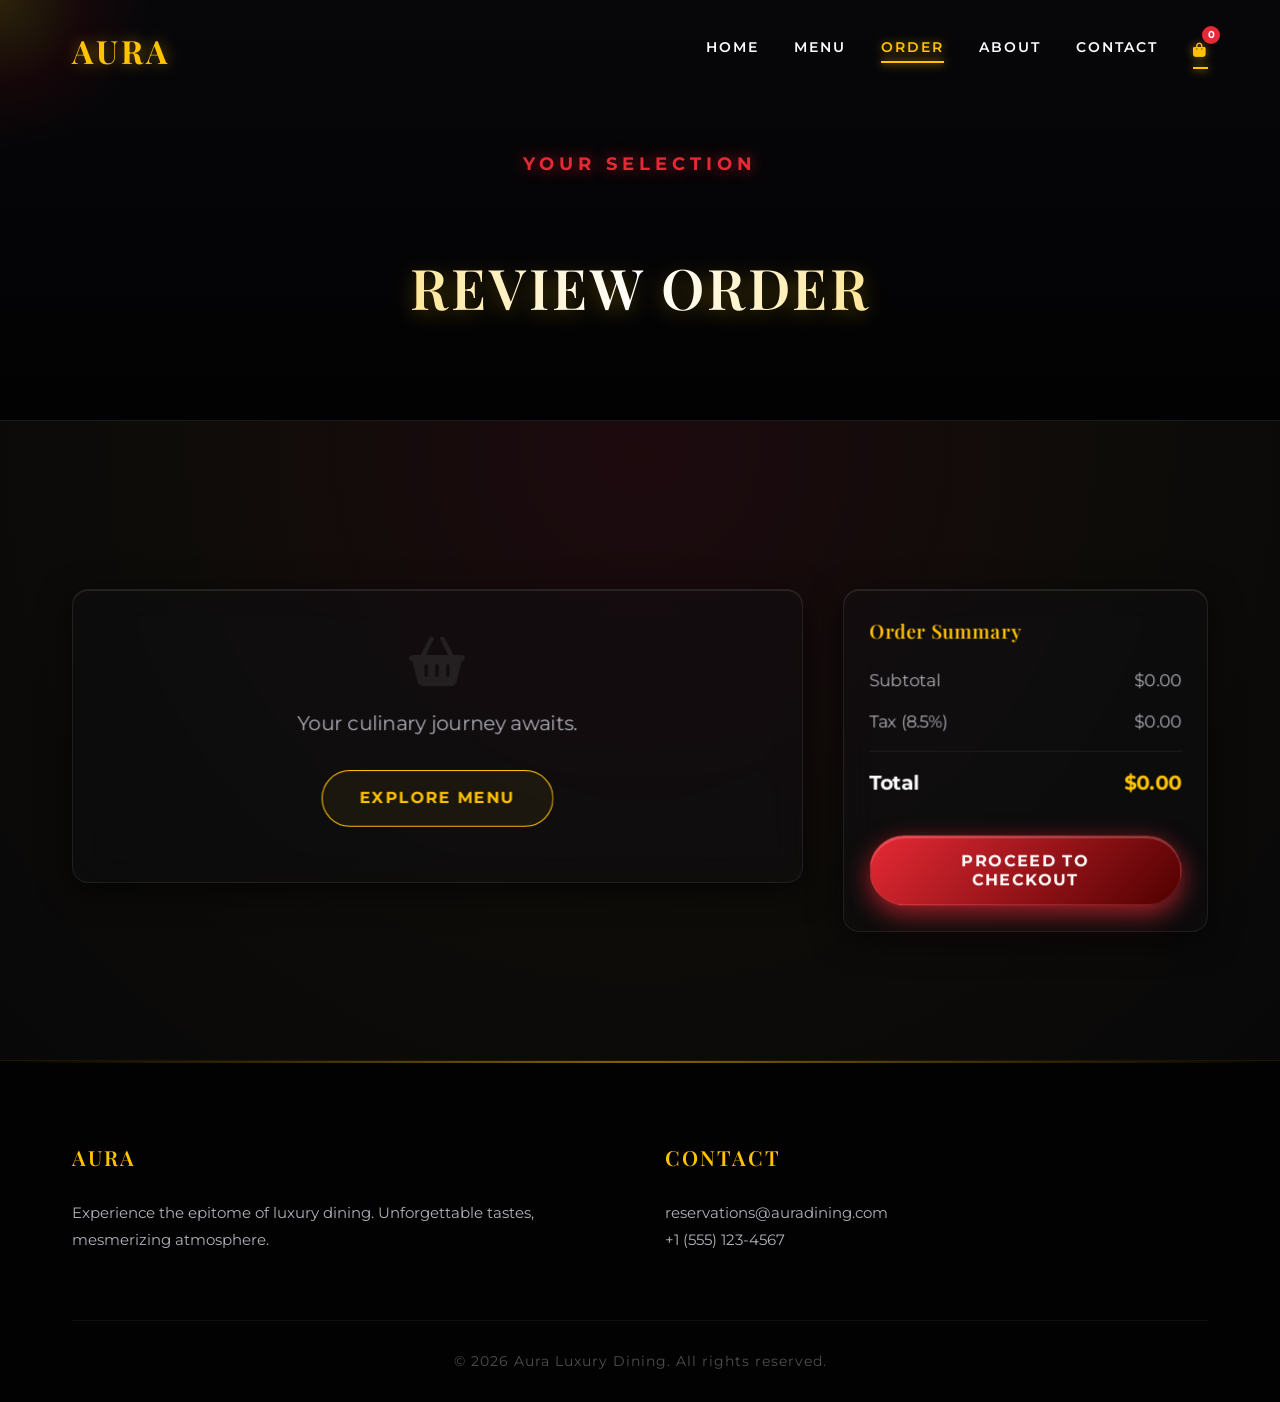
<file: order.html>
<!DOCTYPE html>
<html lang="en">
<head>
  <meta charset="UTF-8">
  <meta name="viewport" content="width=device-width, initial-scale=1.0">
  <title>Your Order | Aura Luxury Dining</title>
  <link rel="icon" type="image/svg+xml" href="data:image/svg+xml;utf8,<svg xmlns='http://www.w3.org/2000/svg' viewBox='0 0 100 100'><text y='80' font-family='serif' font-size='80' fill='%23FFC300'>A</text></svg>">
  <link rel="stylesheet" href="style.css">
  <link rel="stylesheet" href="https://cdnjs.cloudflare.com/ajax/libs/font-awesome/6.4.0/css/all.min.css">
  <style>
    .page-header {
      padding: 150px 0 80px;
      text-align: center;
      background: linear-gradient(to bottom, var(--bg-dark), var(--bg-darker));
      border-bottom: 1px solid var(--glass-border);
    }

    .order-container {
      display: grid;
      grid-template-columns: 2fr 1fr;
      gap: 40px;
      margin-top: 40px;
    }

    @media (max-width: 992px) {
      .order-container {
        grid-template-columns: 1fr;
      }
    }

    .cart-items {
      display: flex;
      flex-direction: column;
      gap: 20px;
    }

    .cart-item {
      display: flex;
      align-items: center;
      gap: 20px;
      padding: 20px;
      border-radius: 12px;
    }

    .cart-item-img {
      width: 100px;
      height: 100px;
      border-radius: 8px;
      object-fit: cover;
    }

    .cart-item-details {
      flex-grow: 1;
    }

    .cart-item-title {
      font-size: 1.2rem;
      color: #fff;
      margin-bottom: 5px;
      font-family: var(--font-heading);
    }

    .cart-item-price {
      color: var(--secondary-color);
      font-weight: 600;
    }

    .quantity-controls {
      display: flex;
      align-items: center;
      gap: 15px;
      margin-top: 10px;
    }

    .qty-btn {
      width: 30px;
      height: 30px;
      border-radius: 50%;
      background: transparent;
      border: 1px solid var(--glass-border);
      color: var(--text-light);
      cursor: pointer;
      display: flex;
      justify-content: center;
      align-items: center;
      transition: all var(--transition-fast);
    }

    .qty-btn:hover {
      background: var(--primary-color);
      border-color: var(--primary-color);
    }

    .remove-btn {
      color: var(--text-muted);
      background: none;
      border: none;
      cursor: pointer;
      font-size: 1.2rem;
      transition: color var(--transition-fast);
    }

    .remove-btn:hover {
      color: var(--primary-color);
    }

    .order-summary {
      padding: 30px;
      border-radius: 16px;
      height: fit-content;
      position: sticky;
      top: 120px;
    }

    .summary-row {
      display: flex;
      justify-content: space-between;
      margin-bottom: 15px;
      color: var(--text-muted);
    }

    .summary-row.total {
      border-top: 1px solid var(--glass-border);
      padding-top: 15px;
      margin-top: 15px;
      color: #fff;
      font-size: 1.2rem;
      font-weight: bold;
    }

    .checkout-btn {
      width: 100%;
      margin-top: 20px;
      text-align: center;
    }

    .empty-cart-msg {
      text-align: center;
      padding: 50px;
      color: var(--text-muted);
      font-size: 1.2rem;
    }

    /* Cart Icon Badge */
    .cart-icon-container {
      position: relative;
      display: flex;
      align-items: center;
    }
    .cart-badge {
      position: absolute;
      top: -8px;
      right: -12px;
      background-color: var(--primary-color);
      color: white;
      border-radius: 50%;
      width: 18px;
      height: 18px;
      display: flex;
      justify-content: center;
      align-items: center;
      font-size: 0.65rem;
      font-weight: bold;
    }

  </style>
</head>
<body>

  <!-- Preloader -->
  <div id="preloader">
    <div class="loader"></div>
  </div>

  <!-- Header -->
  <header>
    <div class="container nav-container">
      <div class="logo">AURA</div>
      <nav>
        <ul class="nav-links">
          <li><a href="index.html">Home</a></li>
          <li><a href="menu.html">Menu</a></li>
          <li><a href="order.html" class="active">Order</a></li>
          <li><a href="about.html">About</a></li>
          <li><a href="contact.html">Contact</a></li>
          <li class="cart-icon-container">
            <a href="order.html" class="active"><i class="fas fa-shopping-bag"></i></a>
            <span class="cart-badge cart-count">0</span>
          </li>
        </ul>
      </nav>
      <div class="hamburger">
        <span></span>
        <span></span>
        <span></span>
      </div>
    </div>
  </header>

  <div class="page-header reveal">
    <div class="container">
      <h4 class="section-subtitle">Your Selection</h4>
      <h1 class="section-title">Review Order</h1>
    </div>
  </div>

  <section class="section">
    <div class="container reveal fade-up">
      <div class="order-container">
        
        <!-- Cart Items List -->
        <div class="cart-items" id="cart-items-container">
          <!-- Populated by JS -->
        </div>

        <!-- Order Summary -->
        <div class="order-summary glass-panel">
          <h3 style="margin-bottom: 20px; font-family: var(--font-heading);">Order Summary</h3>
          <div class="summary-row">
            <span>Subtotal</span>
            <span id="summary-subtotal">$0.00</span>
          </div>
          <div class="summary-row">
            <span>Tax (8.5%)</span>
            <span id="summary-tax">$0.00</span>
          </div>
          <div class="summary-row total">
            <span>Total</span>
            <span id="summary-total" style="color: var(--secondary-color);">$0.00</span>
          </div>
          <button class="btn btn-primary checkout-btn" onclick="processCheckout()">Proceed to Checkout</button>
        </div>

      </div>
    </div>
  </section>

  <!-- Footer -->
  <footer>
    <div class="container">
      <div class="footer-content">
        <div class="footer-col">
          <h4>AURA</h4>
          <p>Experience the epitome of luxury dining. Unforgettable tastes, mesmerizing atmosphere.</p>
        </div>
        <div class="footer-col">
          <h4>Contact</h4>
          <p>reservations@auradining.com<br>+1 (555) 123-4567</p>
        </div>
      </div>
      <div class="footer-bottom">
        &copy; 2026 Aura Luxury Dining. All rights reserved.
      </div>
    </div>
  </footer>

  <div class="scroll-top">
    <i class="fas fa-chevron-up"></i>
  </div>

  <script src="script.js"></script>
  <script>
    const cartContainer = document.getElementById('cart-items-container');
    const subtotalEl = document.getElementById('summary-subtotal');
    const taxEl = document.getElementById('summary-tax');
    const totalEl = document.getElementById('summary-total');

    function renderCartPage() {
      cartContainer.innerHTML = '';
      
      if (cart.length === 0) {
        cartContainer.innerHTML = `
          <div class="empty-cart-msg glass-panel">
            <i class="fas fa-shopping-basket" style="font-size: 3rem; margin-bottom: 20px; color: var(--glass-border);"></i>
            <p>Your culinary journey awaits.</p>
            <a href="menu.html" class="btn btn-secondary" style="margin-top: 15px;">Explore Menu</a>
          </div>
        `;
        updateSummary();
        return;
      }

      cart.forEach((item, index) => {
        const itemEl = document.createElement('div');
        itemEl.className = 'cart-item glass-panel';
        itemEl.style.animation = `fadeUp 0.5s ease forwards ${index * 0.1}s`;
        itemEl.style.opacity = '0';
        
        itemEl.innerHTML = `
          <img src="${item.img || item.image}" alt="${item.name}" class="cart-item-img">
          <div class="cart-item-details">
            <h3 class="cart-item-title">${item.name}</h3>
            <div class="cart-item-price">$${item.price}</div>
            <div class="quantity-controls">
              <button class="qty-btn" onclick="updateQty(${item.id}, -1)"><i class="fas fa-minus" style="font-size: 0.7rem;"></i></button>
              <span style="width: 20px; text-align: center;">${item.quantity}</span>
              <button class="qty-btn" onclick="updateQty(${item.id}, 1)"><i class="fas fa-plus" style="font-size: 0.7rem;"></i></button>
            </div>
          </div>
          <button class="remove-btn" onclick="removeItem(${item.id})"><i class="fas fa-trash-alt"></i></button>
        `;
        cartContainer.appendChild(itemEl);
      });

      updateSummary();
    }

    function updateQty(id, change) {
      const item = cart.find(i => i.id === id);
      if (item) {
        item.quantity += change;
        if (item.quantity <= 0) {
          cart = cart.filter(i => i.id !== id);
        }
        saveCart();
        renderCartPage();
      }
    }

    function removeItem(id) {
      cart = cart.filter(i => i.id !== id);
      saveCart();
      renderCartPage();
    }

    function updateSummary() {
      const subtotal = cart.reduce((sum, item) => sum + (item.price * item.quantity), 0);
      const tax = subtotal * 0.085; // 8.5% tax
      const total = subtotal + tax;

      subtotalEl.textContent = `$${subtotal.toFixed(2)}`;
      taxEl.textContent = `$${tax.toFixed(2)}`;
      totalEl.textContent = `$${total.toFixed(2)}`;
    }

    function processCheckout() {
      if (cart.length === 0) {
        showToast("Your cart is empty.");
        return;
      }
      
      showToast("Processing your luxurious order...");
      
      // Simulate checkout
      setTimeout(() => {
        cart = [];
        saveCart();
        renderCartPage();
        cartContainer.innerHTML = `
          <div class="empty-cart-msg glass-panel">
            <i class="fas fa-check-circle" style="font-size: 3rem; margin-bottom: 20px; color: var(--secondary-color);"></i>
            <h3 style="color: #fff; margin-bottom: 10px;">Order Confirmed</h3>
            <p>Your exquisite meal is being prepared. Thank you for dining with Aura.</p>
          </div>
        `;
      }, 2000);
    }

    // Initialize
    document.addEventListener('DOMContentLoaded', () => {
      // Small delay to ensure global cart is loaded
      setTimeout(renderCartPage, 100);
    });
  </script>
</body>
</html>
</file>
<file: style.css>
/* =========================================================
   LUXURY RESTAURANT DESIGN SYSTEM - 3D UPGRADE
   ========================================================= */

@import url('https://fonts.googleapis.com/css2?family=Montserrat:wght@300;400;500;600;700&family=Playfair+Display:ital,wght@0,400;0,600;0,700;1,400&display=swap');

:root {
  /* Ultra-Premium Colors */
  --primary-color: #E62A35;      /* Vibrant Luxury Crimson - better visibility */
  --secondary-color: #FFC300;    /* Vivid Glowing Gold */
  --bg-dark: #07070a;            /* Midnight Abyss Background */
  --bg-darker: #020203;          /* Pure Black Depth */
  --text-light: #fdfdfd;         /* Crisp White */
  --text-muted: #b0b0b8;         /* Cool Metallic Gray */
  
  /* Glowing Accents */
  --accent-glow: rgba(255, 195, 0, 0.5);
  --primary-glow: rgba(230, 42, 53, 0.7);
  --ambient-glow: radial-gradient(circle at 50% 50%, rgba(230, 42, 53, 0.15) 0%, rgba(2, 2, 3, 0) 60%);

  /* Typography */
  --font-heading: 'Playfair Display', serif;
  --font-body: 'Montserrat', sans-serif;

  /* Spacing */
  --spacing-sm: 0.5rem;
  --spacing-md: 1rem;
  --spacing-lg: 2rem;
  --spacing-xl: 4rem;
  --spacing-xxl: 8rem;

  /* Advanced 3D Glassmorphism */
  --glass-bg: rgba(15, 15, 20, 0.4);
  --glass-border: rgba(255, 255, 255, 0.08);
  --glass-shadow: 
    0 8px 32px 0 rgba(0, 0, 0, 0.6),
    inset 0 1px 0 0 rgba(255, 255, 255, 0.1),
    inset 0 0 20px 0 rgba(255, 195, 0, 0.02);
  
  /* Transitions */
  --transition-fast: 0.3s cubic-bezier(0.25, 0.8, 0.25, 1);
  --transition-slow: 0.6s cubic-bezier(0.25, 1, 0.5, 1);
}

/* =========================================================
   GLOBAL RESET & BASE STYLES
   ========================================================= */

* {
  margin: 0;
  padding: 0;
  box-sizing: border-box;
}

html {
  scroll-behavior: smooth;
  font-size: 16px;
}

body {
  font-family: var(--font-body);
  background-color: var(--bg-dark);
  color: var(--text-light);
  line-height: 1.6;
  overflow-x: hidden;
  position: relative;
}

/* Ambient 3D Background Glow */
body::before {
  content: '';
  position: fixed;
  top: -50%; left: -50%; width: 200%; height: 200%;
  background: radial-gradient(circle at center, rgba(230,42,53,0.1) 0%, rgba(255,195,0,0.03) 30%, transparent 70%);
  z-index: -1;
  pointer-events: none;
  animation: ambientPulse 15s ease-in-out infinite alternate;
}

@keyframes ambientPulse {
  0% { transform: scale(1) translate(0, 0); opacity: 0.8; }
  100% { transform: scale(1.1) translate(2%, 2%); opacity: 1; }
}

h1, h2, h3, h4, h5, h6 {
  font-family: var(--font-heading);
  font-weight: 600;
  letter-spacing: 0.5px;
  margin-bottom: var(--spacing-md);
  color: var(--secondary-color);
}

/* 3D Text Effect Utility */
.text-3d {
  color: var(--secondary-color);
  text-shadow: 
    0 1px 0 #cc9a00,
    0 2px 0 #b38700,
    0 3px 0 #997400,
    0 4px 10px rgba(0,0,0,0.8),
    0 10px 20px var(--accent-glow);
}

p {
  margin-bottom: var(--spacing-md);
  color: var(--text-muted);
}

a {
  text-decoration: none;
  color: inherit;
  transition: color var(--transition-fast), text-shadow var(--transition-fast);
}

ul {
  list-style: none;
}

img {
  max-width: 100%;
  display: block;
}

/* =========================================================
   UTILITIES
   ========================================================= */

.container {
  max-width: 1200px;
  margin: 0 auto;
  padding: 0 var(--spacing-lg);
}

.section {
  padding: var(--spacing-xxl) 0;
  position: relative;
}

.section-bg-dark {
  background-color: var(--bg-darker);
  box-shadow: inset 0 20px 50px rgba(0,0,0,0.8);
}

.text-center {
  text-align: center;
}

.section-title {
  font-size: 3.5rem;
  text-transform: uppercase;
  letter-spacing: 3px;
  margin-bottom: var(--spacing-sm);
  background: linear-gradient(to right, #FFC300, #fff, #FFC300);
  -webkit-background-clip: text;
  -webkit-text-fill-color: transparent;
  filter: drop-shadow(0 4px 10px rgba(255,195,0,0.3));
}

.section-subtitle {
  font-family: var(--font-body);
  color: var(--primary-color);
  font-weight: 700;
  text-transform: uppercase;
  letter-spacing: 5px;
  margin-bottom: var(--spacing-xl);
  font-size: 1.1rem;
  text-shadow: 0 0 15px var(--primary-glow);
}

/* Advanced Glassmorphism */
.glass-panel {
  background: var(--glass-bg);
  backdrop-filter: blur(16px);
  -webkit-backdrop-filter: blur(16px);
  border: 1px solid var(--glass-border);
  box-shadow: var(--glass-shadow);
  border-radius: 16px;
  /* Setup for 3D Tilt */
  transform-style: preserve-3d;
  perspective: 1000px;
}

.glass-panel > * {
  transform: translateZ(30px); /* Makes inner content pop out */
}

/* Buttons */
.btn {
  display: inline-block;
  padding: 14px 36px;
  font-family: var(--font-body);
  font-size: 0.95rem;
  font-weight: 700;
  text-transform: uppercase;
  letter-spacing: 2px;
  cursor: pointer;
  border: none;
  border-radius: 40px;
  transition: all var(--transition-fast);
  position: relative;
  overflow: hidden;
  z-index: 1;
}

.btn-primary {
  background: linear-gradient(135deg, var(--primary-color), #500000);
  color: #fff;
  box-shadow: 0 8px 25px var(--primary-glow), inset 0 2px 0 rgba(255,255,255,0.2);
  border: 1px solid rgba(255,255,255,0.1);
}

.btn-primary:hover {
  transform: translateY(-4px) scale(1.02);
  box-shadow: 0 12px 30px rgba(144, 0, 0, 0.9), inset 0 2px 0 rgba(255,255,255,0.3);
}

.btn-secondary {
  background: rgba(255, 195, 0, 0.05);
  color: var(--secondary-color);
  border: 1px solid var(--secondary-color);
  backdrop-filter: blur(5px);
}

.btn-secondary:hover {
  background-color: var(--secondary-color);
  color: var(--bg-darker);
  box-shadow: 0 8px 25px var(--accent-glow);
  transform: translateY(-4px);
}

/* =========================================================
   PRELOADER
   ========================================================= */

#preloader {
  position: fixed;
  top: 0;
  left: 0;
  width: 100%;
  height: 100%;
  background-color: var(--bg-darker);
  z-index: 9999;
  display: flex;
  justify-content: center;
  align-items: center;
  transition: opacity 0.8s ease, visibility 0.8s ease;
}

.loader {
  width: 60px;
  height: 60px;
  border: 4px solid var(--glass-border);
  border-top-color: var(--secondary-color);
  border-bottom-color: var(--primary-color);
  border-radius: 50%;
  animation: spin 1s infinite cubic-bezier(0.68, -0.55, 0.265, 1.55);
}

@keyframes spin {
  100% { transform: rotate(360deg); }
}

/* =========================================================
   NAVIGATION
   ========================================================= */

header {
  position: fixed;
  top: 0;
  width: 100%;
  z-index: 1000;
  padding: 25px 0;
  transition: all var(--transition-fast);
}

header.scrolled {
  background: rgba(2, 2, 3, 0.85);
  backdrop-filter: blur(20px);
  padding: 15px 0;
  border-bottom: 1px solid var(--glass-border);
  box-shadow: 0 10px 30px rgba(0,0,0,0.5);
}

.nav-container {
  display: flex;
  justify-content: space-between;
  align-items: center;
}

.logo {
  font-family: var(--font-heading);
  font-size: 2rem;
  font-weight: 700;
  color: var(--secondary-color);
  text-transform: uppercase;
  letter-spacing: 3px;
  text-shadow: 0 0 15px var(--accent-glow);
}

.nav-links {
  display: flex;
  gap: 35px;
}

.nav-links a {
  font-size: 0.9rem;
  text-transform: uppercase;
  letter-spacing: 2px;
  font-weight: 600;
  position: relative;
  padding: 5px 0;
  color: var(--text-light);
}

.nav-links a::after {
  content: '';
  position: absolute;
  bottom: -2px;
  left: 0;
  width: 0;
  height: 2px;
  background-color: var(--secondary-color);
  box-shadow: 0 0 10px var(--secondary-color);
  transition: width var(--transition-fast);
}

.nav-links a:hover::after,
.nav-links a.active::after {
  width: 100%;
}

.nav-links a:hover,
.nav-links a.active {
  color: var(--secondary-color);
  text-shadow: 0 0 10px rgba(255, 195, 0, 0.5);
}

/* Hamburger Menu */
.hamburger {
  display: none;
  cursor: pointer;
  flex-direction: column;
  gap: 6px;
  z-index: 1001;
}

.hamburger span {
  display: block;
  width: 30px;
  height: 2px;
  background-color: var(--secondary-color);
  transition: all 0.3s ease;
  box-shadow: 0 0 5px var(--secondary-color);
}

/* =========================================================
   SCROLL TO TOP BUTTON
   ========================================================= */

.scroll-top {
  position: fixed;
  bottom: 30px;
  right: 30px;
  width: 50px;
  height: 50px;
  background: var(--glass-bg);
  backdrop-filter: blur(10px);
  border: 1px solid var(--secondary-color);
  color: var(--secondary-color);
  border-radius: 50%;
  display: flex;
  justify-content: center;
  align-items: center;
  font-size: 1.5rem;
  cursor: pointer;
  z-index: 99;
  opacity: 0;
  visibility: hidden;
  transition: all var(--transition-fast);
  box-shadow: 0 0 20px var(--accent-glow);
}

.scroll-top.show {
  opacity: 1;
  visibility: visible;
}

.scroll-top:hover {
  background-color: var(--secondary-color);
  color: var(--bg-dark);
  transform: translateY(-5px);
  box-shadow: 0 0 30px var(--secondary-color);
}

/* =========================================================
   ANIMATIONS & 3D REVEALS
   ========================================================= */

.reveal {
  opacity: 0;
  transform: translateY(50px) scale(0.95);
  transition: all 1s cubic-bezier(0.25, 1, 0.5, 1);
}

.reveal.active {
  opacity: 1;
  transform: translateY(0) scale(1);
}

.reveal.fade-left {
  transform: translateX(-50px) scale(0.95);
}

.reveal.fade-right {
  transform: translateX(50px) scale(0.95);
}

.reveal.fade-left.active,
.reveal.fade-right.active {
  transform: translateX(0) scale(1);
}

/* =========================================================
   FOOTER
   ========================================================= */

footer {
  background-color: var(--bg-darker);
  padding: 80px 0 30px;
  border-top: 1px solid rgba(255, 195, 0, 0.1);
  position: relative;
  overflow: hidden;
}

footer::before {
  content: '';
  position: absolute;
  top: 0; left: 0; width: 100%; height: 2px;
  background: linear-gradient(to right, transparent, var(--secondary-color), transparent);
  opacity: 0.5;
}

.footer-content {
  display: grid;
  grid-template-columns: repeat(auto-fit, minmax(250px, 1fr));
  gap: 50px;
  margin-bottom: 50px;
}

.footer-col h4 {
  color: var(--secondary-color);
  font-size: 1.3rem;
  margin-bottom: 25px;
  text-transform: uppercase;
  letter-spacing: 2px;
}

.footer-col p {
  font-size: 0.95rem;
  line-height: 1.8;
}

.footer-col ul li {
  margin-bottom: 12px;
}

.footer-col ul li a {
  color: var(--text-muted);
  font-size: 0.95rem;
}

.footer-col ul li a:hover {
  color: var(--secondary-color);
  padding-left: 8px;
  text-shadow: 0 0 10px var(--accent-glow);
}

.social-icons {
  display: flex;
  gap: 15px;
  margin-top: 25px;
}

.social-icons a {
  width: 45px;
  height: 45px;
  border-radius: 50%;
  background: rgba(255,255,255,0.03);
  display: flex;
  justify-content: center;
  align-items: center;
  border: 1px solid var(--glass-border);
  transition: all var(--transition-fast);
  color: var(--secondary-color);
}

.social-icons a:hover {
  background-color: var(--secondary-color);
  border-color: var(--secondary-color);
  color: var(--bg-darker);
  transform: translateY(-5px) rotate(360deg);
  box-shadow: 0 0 20px var(--accent-glow);
}

.footer-bottom {
  text-align: center;
  padding-top: 30px;
  border-top: 1px solid rgba(255,255,255,0.05);
  font-size: 0.85rem;
  color: rgba(255,255,255,0.3);
  letter-spacing: 1px;
}

/* =========================================================
   RESPONSIVE DESIGN
   ========================================================= */

@media (max-width: 768px) {
  .nav-links {
    position: fixed;
    top: 0;
    right: -100%;
    width: 300px;
    height: 100vh;
    background: rgba(2, 2, 3, 0.98);
    backdrop-filter: blur(20px);
    flex-direction: column;
    justify-content: center;
    align-items: center;
    transition: right 0.5s cubic-bezier(0.77, 0, 0.175, 1);
    border-left: 1px solid var(--glass-border);
    box-shadow: -10px 0 30px rgba(0,0,0,0.8);
  }

  .nav-links.nav-active {
    right: 0;
  }

  .nav-links li {
    margin: 25px 0;
  }

  .hamburger {
    display: flex;
  }

  .hamburger.toggle span:nth-child(1) {
    transform: rotate(-45deg) translate(-5px, 6px);
  }
  
  .hamburger.toggle span:nth-child(2) {
    opacity: 0;
  }
  
  .hamburger.toggle span:nth-child(3) {
    transform: rotate(45deg) translate(-5px, -6px);
  }

  .section-title {
    font-size: 2.5rem;
  }
}

/* =========================================================
   CUSTOM GLOWING CURSOR FOLLOWER
   ========================================================= */

.cursor-glow {
  position: fixed;
  top: 0;
  left: 0;
  width: 300px;
  height: 300px;
  background: radial-gradient(circle, rgba(255, 195, 0, 0.15) 0%, rgba(144, 0, 0, 0.1) 40%, transparent 70%);
  border-radius: 50%;
  transform: translate(-50%, -50%);
  pointer-events: none;
  z-index: 9998;
  transition: width 0.3s, height 0.3s;
  mix-blend-mode: screen;
}

.cursor-glow.active {
  width: 500px;
  height: 500px;
  background: radial-gradient(circle, rgba(255, 195, 0, 0.25) 0%, rgba(230, 42, 53, 0.2) 50%, transparent 80%);
}

/* =========================================================
   COMPREHENSIVE RESPONSIVENESS (MOBILE/TABLET)
   ========================================================= */

/* Form Utility for responsiveness */
.form-flex-row {
  display: flex;
  gap: 20px;
}

@media (max-width: 992px) {
  .section {
    padding: 6rem 0;
  }
  .section-title {
    font-size: 2.8rem;
  }
  .dish-grid, .menu-grid, .chef-grid, .story-grid {
    gap: 20px;
  }
  .order-container, .contact-container {
    grid-template-columns: 1fr;
  }
}

@media (max-width: 576px) {
  .section {
    padding: 4rem 0;
  }
  .section-title {
    font-size: 2rem;
  }
  .hero-title {
    font-size: 2.5rem;
  }
  .hero-subtitle {
    font-size: 1rem;
    letter-spacing: 1px;
  }
  .hero-btns {
    flex-direction: column;
    gap: 15px;
    width: 100%;
  }
  .btn {
    width: 100%;
    text-align: center;
  }
  .form-flex-row {
    flex-direction: column;
    gap: 30px;
  }
  .cart-item {
    flex-direction: column;
    align-items: flex-start;
  }
  .cart-item-img {
    width: 100%;
    height: 200px;
  }
  .filter-btn {
    width: 100%;
    margin-bottom: 5px;
  }
  .stat-number {
    font-size: 3rem;
  }
  .nav-container {
    padding: 0 10px;
  }
  .logo {
    font-size: 1.5rem;
  }
  /* Hide cursor glow on touch devices */
  .cursor-glow {
    display: none !important;
  }
}
</file>
